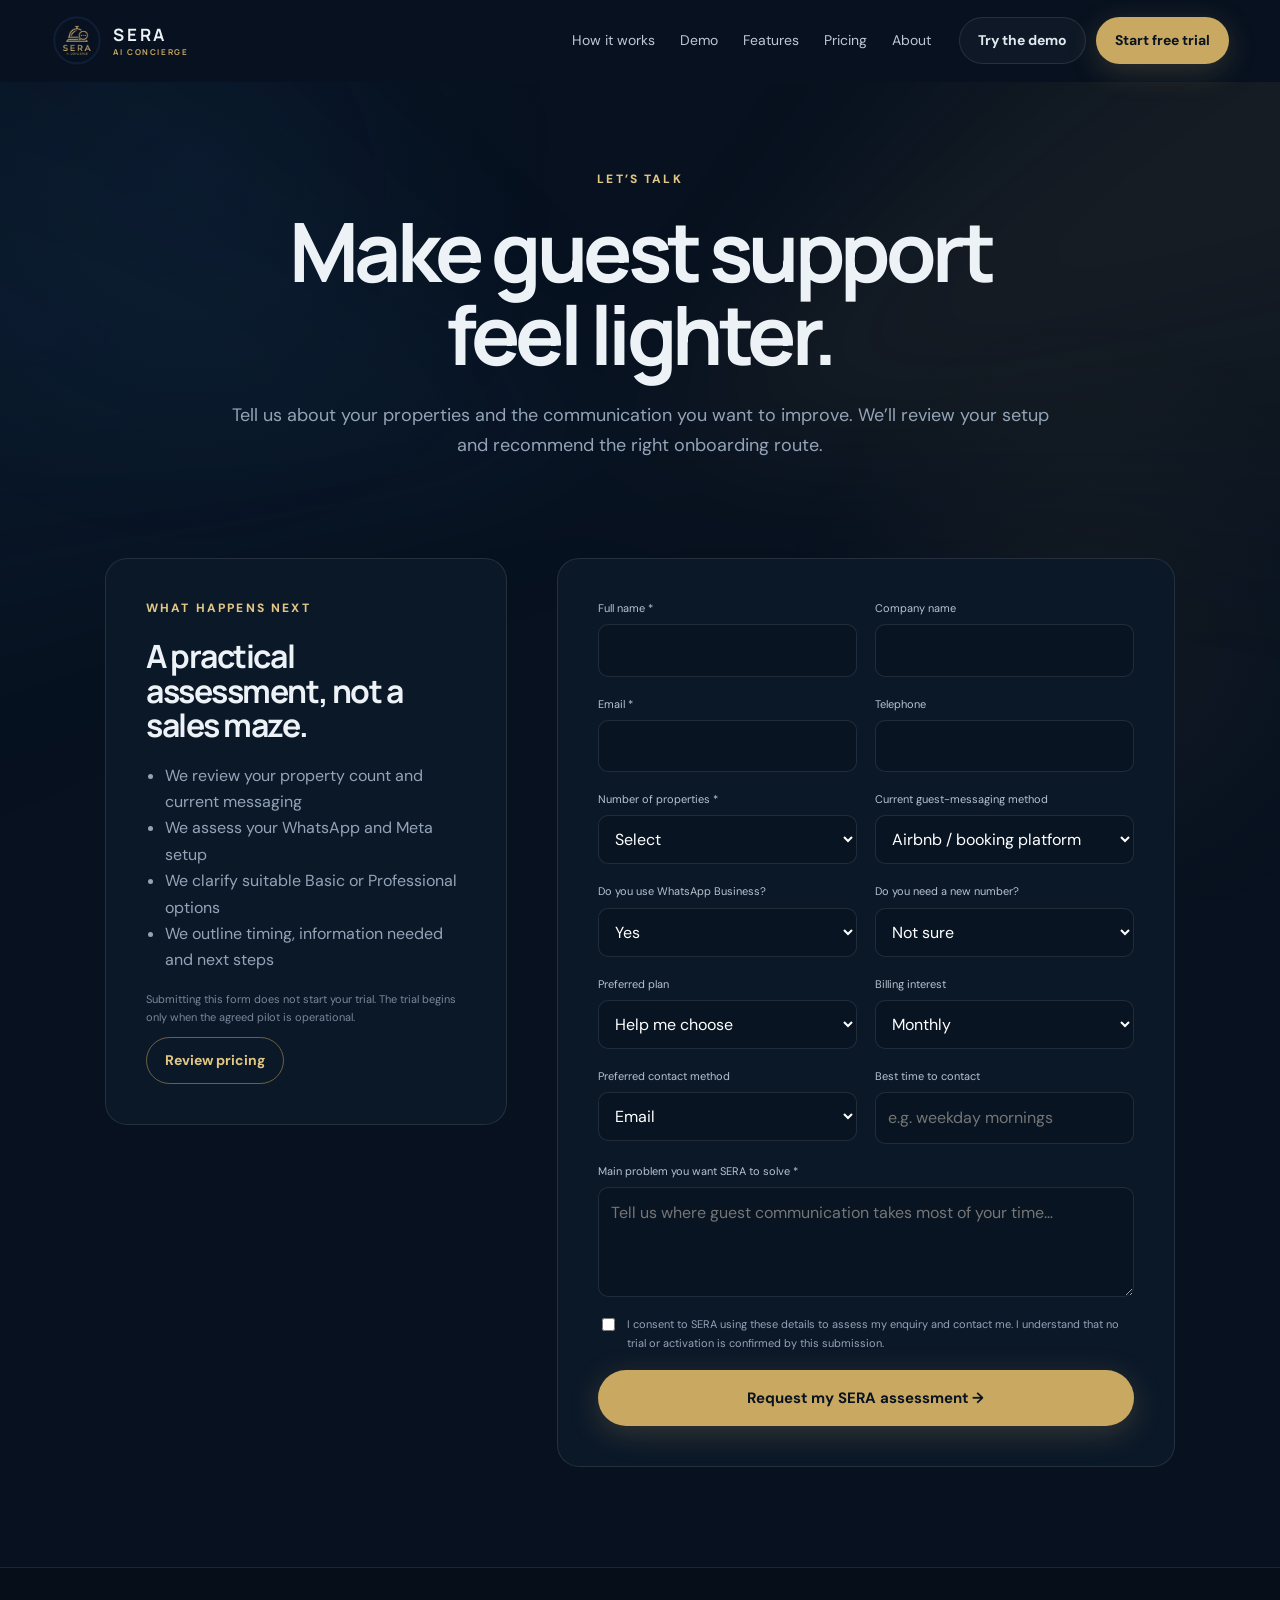
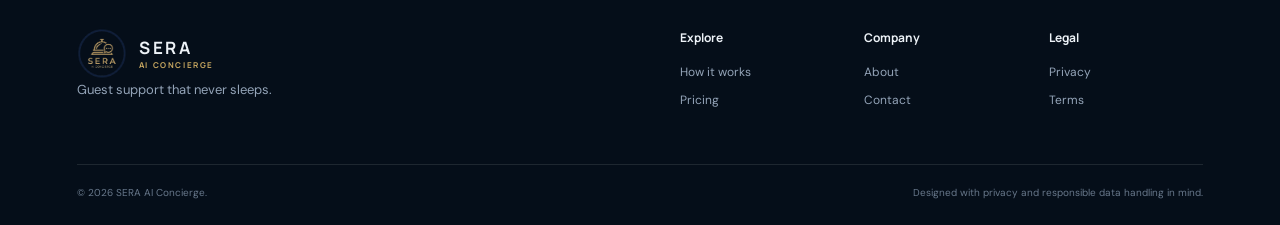
<file: contact.html>
<!doctype html><html lang="en"><head><meta charset="utf-8"><meta name="viewport" content="width=device-width,initial-scale=1"><title>Contact SERA | Start Your 30-Day Trial</title><meta name="description" content="Request a SERA AI Concierge assessment, free trial or demonstration."><link rel="icon" href="sera-logo.png"><link rel="preconnect" href="https://fonts.googleapis.com"><link rel="preconnect" href="https://fonts.gstatic.com" crossorigin><link href="https://fonts.googleapis.com/css2?family=DM+Sans:wght@400;500;600;700&family=Manrope:wght@500;600;700;800&display=swap" rel="stylesheet"><link rel="stylesheet" href="styles.css"></head><body class="inner-page"><a class="skip-link" href="#main">Skip to content</a>
<header class="site-header scrolled"><a class="brand" href="index.html"><img src="sera-logo.png" alt="SERA AI Concierge logo"><span>SERA <small>AI CONCIERGE</small></span></a><button class="menu-toggle" aria-expanded="false" aria-controls="site-nav"><span></span><span></span><span></span><b class="sr-only">Menu</b></button><nav id="site-nav"><a href="index.html#how">How it works</a><a href="index.html#demo">Demo</a><a href="index.html#features">Features</a><a href="index.html#pricing">Pricing</a><a href="index.html#about">About</a></nav><div class="header-actions"><a class="btn btn-ghost" href="index.html#demo">Try the demo</a><a class="btn btn-gold" href="contact.html?intent=trial">Start free trial</a></div></header>
<main id="main"><section class="page-hero reveal"><span class="kicker">LET’S TALK</span><h1>Make guest support feel lighter.</h1><p>Tell us about your properties and the communication you want to improve. We’ll review your setup and recommend the right onboarding route.</p></section>
<div class="contact-layout"><aside class="contact-promise reveal"><span class="kicker">WHAT HAPPENS NEXT</span><h2 style="font-size:2rem">A practical assessment, not a sales maze.</h2><ul><li>We review your property count and current messaging</li><li>We assess your WhatsApp and Meta setup</li><li>We clarify suitable Basic or Professional options</li><li>We outline timing, information needed and next steps</li></ul><p class="fineprint">Submitting this form does not start your trial. The trial begins only when the agreed pilot is operational.</p><a class="btn btn-outline" href="index.html#pricing">Review pricing</a></aside>
<form class="contact-form reveal" id="contact-form" novalidate><input class="sr-only" id="website" name="website" tabindex="-1" autocomplete="off"><input type="hidden" id="intent" name="intent" value="contact">
<div class="field"><label for="full-name">Full name *</label><input id="full-name" name="name" required autocomplete="name"></div><div class="field"><label for="company">Company name</label><input id="company" name="company" autocomplete="organization"></div>
<div class="field"><label for="email">Email *</label><input id="email" type="email" name="email" required autocomplete="email"></div><div class="field"><label for="phone">Telephone</label><input id="phone" type="tel" name="phone" autocomplete="tel"></div>
<div class="field"><label for="properties">Number of properties *</label><select id="properties" name="properties" required><option value="">Select</option><option>1</option><option>2–3</option><option>4–10</option><option>11–19</option><option>20+</option></select></div><div class="field"><label for="messaging">Current guest-messaging method</label><select id="messaging" name="messaging"><option>Airbnb / booking platform</option><option>WhatsApp</option><option>Email</option><option>Multiple channels</option><option>Other</option></select></div>
<div class="field"><label for="wa-business">Do you use WhatsApp Business?</label><select id="wa-business" name="whatsapp_business"><option>Yes</option><option>No</option><option>Not sure</option></select></div><div class="field"><label for="new-number">Do you need a new number?</label><select id="new-number" name="new_number"><option>Not sure</option><option>Yes</option><option>No</option></select></div>
<div class="field"><label for="preferred-plan">Preferred plan</label><select id="preferred-plan" name="plan"><option value="">Help me choose</option><option value="basic">SERA Basic — €79/property</option><option value="professional">SERA Professional — €97/property</option><option value="custom">Custom portfolio</option></select></div><div class="field"><label for="billing">Billing interest</label><select id="billing" name="billing"><option>Monthly</option><option>Annual — save an additional 10%</option><option>Not sure</option></select></div>
<div class="field"><label for="contact-method">Preferred contact method</label><select id="contact-method" name="contact_method"><option>Email</option><option>Telephone</option><option>WhatsApp</option></select></div><div class="field"><label for="best-time">Best time to contact</label><input id="best-time" name="best_time" placeholder="e.g. weekday mornings"></div>
<div class="field full"><label for="problem">Main problem you want SERA to solve *</label><textarea id="problem" name="problem" required placeholder="Tell us where guest communication takes most of your time…"></textarea></div>
<label class="check-field"><input type="checkbox" required> <span>I consent to SERA using these details to assess my enquiry and contact me. I understand that no trial or activation is confirmed by this submission.</span></label><div class="field full"><button class="btn btn-gold btn-large" type="submit">Request my SERA assessment →</button></div>
<div class="form-error" role="alert"><h3>We couldn’t send your request.</h3><p>Please check your connection and try again. If the problem continues, contact SERA directly.</p></div><div class="form-success" role="status"><h3>Assessment request received.</h3><p>Thank you. Your SERA assessment request has been received. We will review your property setup and contact you regarding the most suitable onboarding route.</p></div></form></div></main>
<footer><div class="footer-main"><div><a class="brand" href="index.html"><img src="sera-logo.png" alt=""><span>SERA <small>AI CONCIERGE</small></span></a><p>Guest support that never sleeps.</p></div><div class="footer-links"><div><strong>Explore</strong><a href="index.html#how">How it works</a><a href="index.html#pricing">Pricing</a></div><div><strong>Company</strong><a href="index.html#about">About</a><a href="contact.html">Contact</a></div><div><strong>Legal</strong><a href="legal.html#privacy">Privacy</a><a href="legal.html#terms">Terms</a></div></div></div><div class="footer-bottom"><span>© 2026 SERA AI Concierge.</span><span>Designed with privacy and responsible data handling in mind.</span></div></footer><script src="config.js"></script><script src="app.js"></script></body></html>
</file>
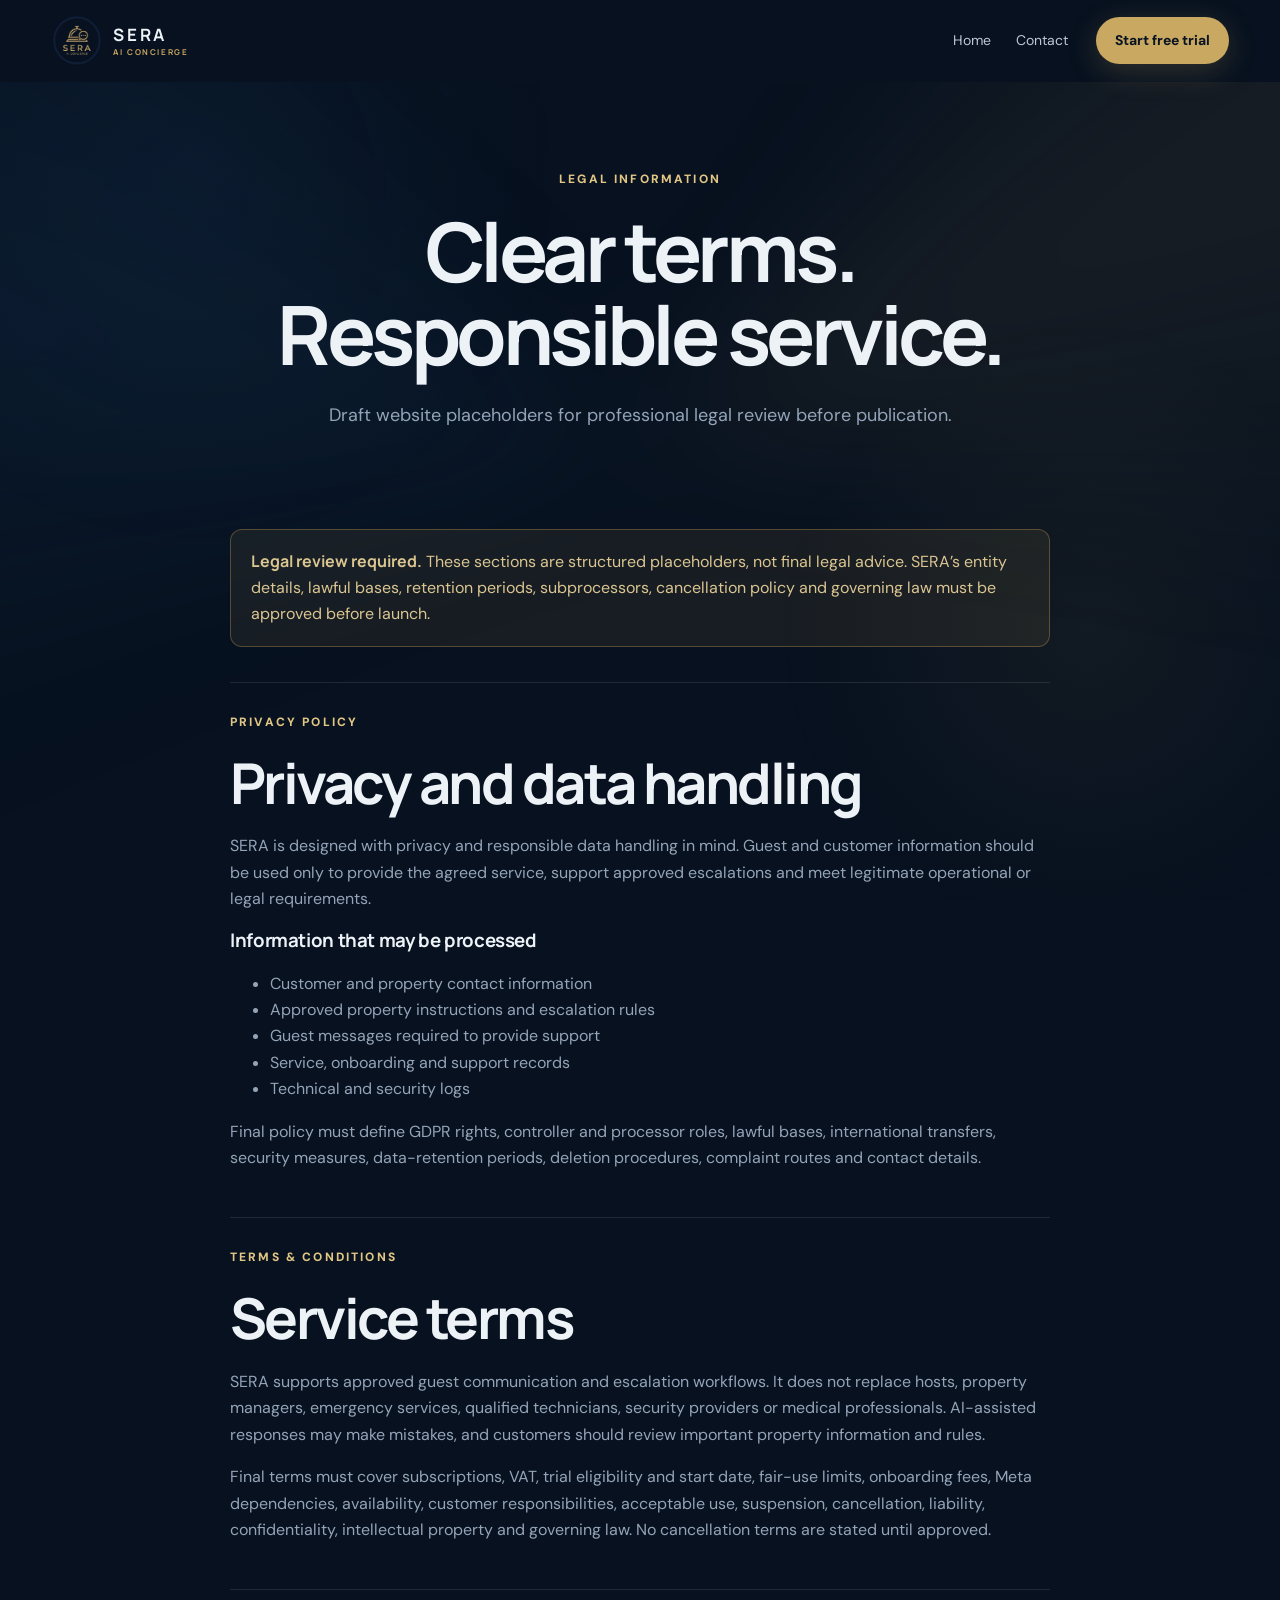
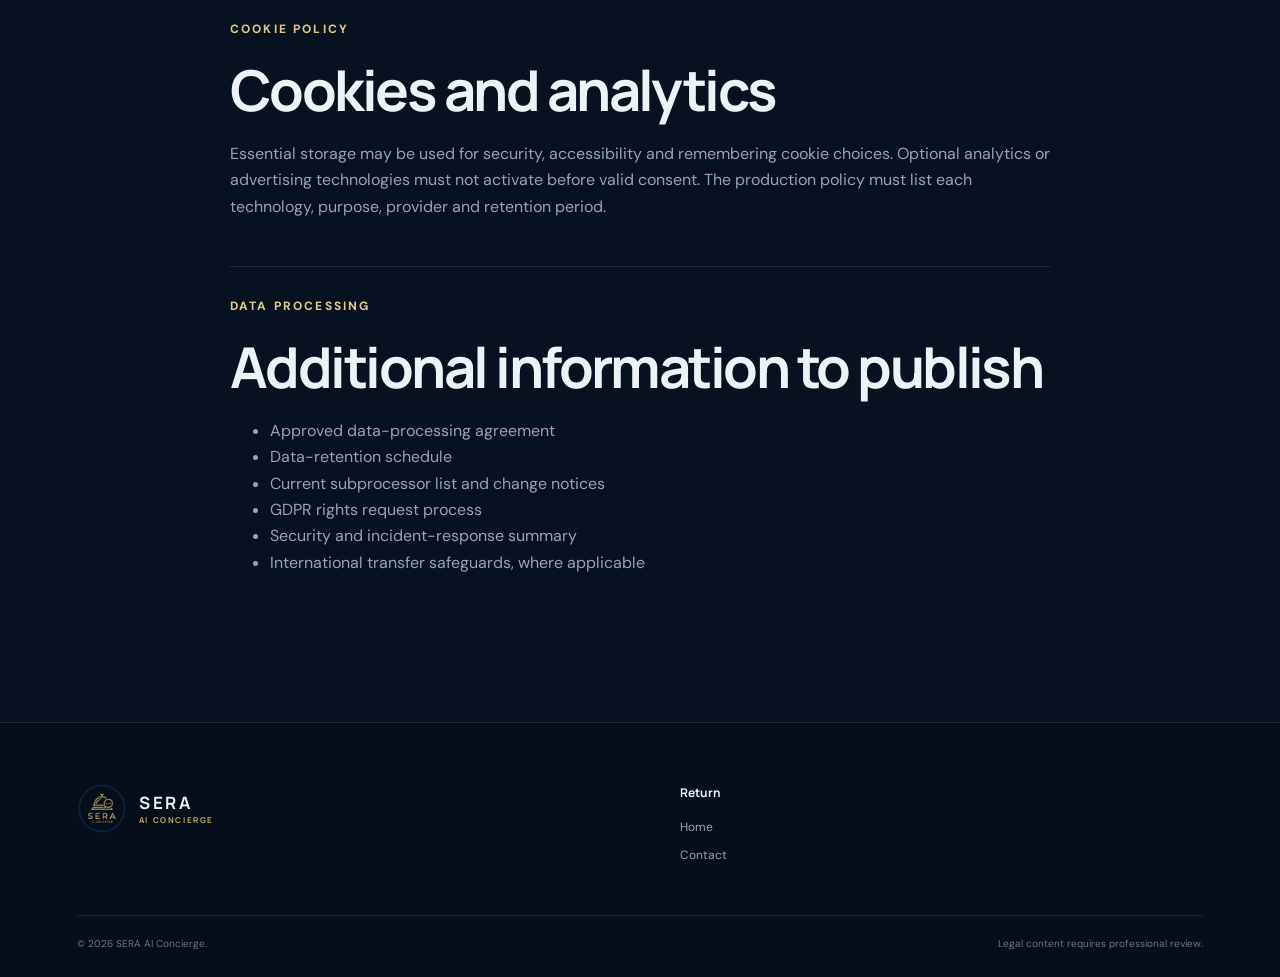
<file: legal.html>
<!doctype html><html lang="en"><head><meta charset="utf-8"><meta name="viewport" content="width=device-width,initial-scale=1"><title>Legal Information | SERA AI Concierge</title><meta name="robots" content="noindex"><link rel="icon" href="sera-logo.png"><link rel="preconnect" href="https://fonts.googleapis.com"><link rel="preconnect" href="https://fonts.gstatic.com" crossorigin><link href="https://fonts.googleapis.com/css2?family=DM+Sans:wght@400;500;600;700&family=Manrope:wght@500;600;700;800&display=swap" rel="stylesheet"><link rel="stylesheet" href="styles.css"></head><body class="inner-page"><header class="site-header scrolled"><a class="brand" href="index.html"><img src="sera-logo.png" alt="SERA logo"><span>SERA <small>AI CONCIERGE</small></span></a><nav id="site-nav"><a href="index.html">Home</a><a href="contact.html">Contact</a></nav><div class="header-actions"><a class="btn btn-gold" href="contact.html?intent=trial">Start free trial</a></div></header>
<main><section class="page-hero"><span class="kicker">LEGAL INFORMATION</span><h1>Clear terms. Responsible service.</h1><p>Draft website placeholders for professional legal review before publication.</p></section><div class="legal-wrap"><div class="legal-alert"><strong>Legal review required.</strong> These sections are structured placeholders, not final legal advice. SERA’s entity details, lawful bases, retention periods, subprocessors, cancellation policy and governing law must be approved before launch.</div>
<section class="legal-section" id="privacy"><span class="kicker">PRIVACY POLICY</span><h2>Privacy and data handling</h2><p>SERA is designed with privacy and responsible data handling in mind. Guest and customer information should be used only to provide the agreed service, support approved escalations and meet legitimate operational or legal requirements.</p><h3>Information that may be processed</h3><ul><li>Customer and property contact information</li><li>Approved property instructions and escalation rules</li><li>Guest messages required to provide support</li><li>Service, onboarding and support records</li><li>Technical and security logs</li></ul><p>Final policy must define GDPR rights, controller and processor roles, lawful bases, international transfers, security measures, data-retention periods, deletion procedures, complaint routes and contact details.</p></section>
<section class="legal-section" id="terms"><span class="kicker">TERMS & CONDITIONS</span><h2>Service terms</h2><p>SERA supports approved guest communication and escalation workflows. It does not replace hosts, property managers, emergency services, qualified technicians, security providers or medical professionals. AI-assisted responses may make mistakes, and customers should review important property information and rules.</p><p>Final terms must cover subscriptions, VAT, trial eligibility and start date, fair-use limits, onboarding fees, Meta dependencies, availability, customer responsibilities, acceptable use, suspension, cancellation, liability, confidentiality, intellectual property and governing law. No cancellation terms are stated until approved.</p></section>
<section class="legal-section" id="cookies"><span class="kicker">COOKIE POLICY</span><h2>Cookies and analytics</h2><p>Essential storage may be used for security, accessibility and remembering cookie choices. Optional analytics or advertising technologies must not activate before valid consent. The production policy must list each technology, purpose, provider and retention period.</p></section>
<section class="legal-section" id="data-processing"><span class="kicker">DATA PROCESSING</span><h2>Additional information to publish</h2><ul><li>Approved data-processing agreement</li><li>Data-retention schedule</li><li>Current subprocessor list and change notices</li><li>GDPR rights request process</li><li>Security and incident-response summary</li><li>International transfer safeguards, where applicable</li></ul></section></div></main>
<footer><div class="footer-main"><div><a class="brand" href="index.html"><img src="sera-logo.png" alt=""><span>SERA <small>AI CONCIERGE</small></span></a></div><div class="footer-links"><div><strong>Return</strong><a href="index.html">Home</a><a href="contact.html">Contact</a></div></div></div><div class="footer-bottom"><span>© 2026 SERA AI Concierge.</span><span>Legal content requires professional review.</span></div></footer><script src="app.js"></script></body></html>
</file>
<file: styles.css>
:root{--navy:#07111f;--navy2:#0b1829;--panel:#0e1d30;--panel2:#12243a;--gold:#c9a861;--gold2:#e1c684;--cream:#f5f0e6;--text:#edf2f7;--muted:#94a4b8;--green:#5fc99a;--amber:#e7b458;--red:#ef7777;--line:rgba(255,255,255,.10);--radius:22px;--shadow:0 22px 70px rgba(0,0,0,.35)}*{box-sizing:border-box}html{scroll-behavior:smooth;scroll-padding-top:90px}body{margin:0;background:var(--navy);color:var(--text);font:16px/1.65 'DM Sans',sans-serif;overflow-x:hidden}body::before{content:"";position:fixed;inset:0;pointer-events:none;background:radial-gradient(circle at 15% 20%,rgba(31,74,117,.12),transparent 28%),radial-gradient(circle at 85% 70%,rgba(201,168,97,.06),transparent 25%);z-index:-1}h1,h2,h3,strong{font-family:Manrope,sans-serif}h1,h2,h3,p{margin-top:0}h1{font-size:clamp(3rem,6.4vw,6.3rem);line-height:1.02;letter-spacing:-.055em;margin-bottom:24px}h1 em{font-style:normal;color:var(--gold2)}h2{font-size:clamp(2.25rem,4.4vw,4.5rem);line-height:1.08;letter-spacing:-.045em;margin-bottom:20px}h3{line-height:1.25;letter-spacing:-.02em}a{color:inherit;text-decoration:none}button,input,select,textarea{font:inherit}.sr-only{position:absolute;width:1px;height:1px;padding:0;margin:-1px;overflow:hidden;clip:rect(0,0,0,0);white-space:nowrap;border:0}.skip-link{position:fixed;top:-100px;left:16px;background:var(--gold);color:#07111f;padding:12px 18px;z-index:1000}.skip-link:focus{top:16px}.site-header{position:fixed;top:0;left:0;right:0;height:82px;padding:0 clamp(20px,4vw,70px);display:flex;align-items:center;gap:28px;z-index:100;background:linear-gradient(to bottom,rgba(6,15,27,.95),rgba(6,15,27,.72));border-bottom:1px solid transparent;backdrop-filter:blur(14px);transition:.3s}.site-header.scrolled{height:72px;border-color:var(--line);background:rgba(6,15,27,.95)}.brand{display:flex;align-items:center;gap:11px;font:700 17px/1 Manrope;letter-spacing:.16em;white-space:nowrap}.brand img{width:51px;height:51px;object-fit:contain}.brand span{display:flex;flex-direction:column;gap:5px}.brand small{font-size:8px;color:var(--gold);letter-spacing:.2em}.site-header nav{display:flex;gap:25px;margin-left:auto}.site-header nav a{font-size:14px;color:#bdc8d6;transition:.2s}.site-header nav a:hover{color:#fff}.header-actions{display:flex;gap:10px}.btn{display:inline-flex;align-items:center;justify-content:center;border:1px solid transparent;border-radius:999px;padding:11px 18px;font-weight:700;font-size:14px;cursor:pointer;transition:transform .2s,background .2s,border .2s}.btn:hover{transform:translateY(-2px)}.btn-gold{background:var(--gold);color:#091321;box-shadow:0 7px 30px rgba(201,168,97,.22)}.btn-gold:hover{background:var(--gold2)}.btn-ghost{border-color:var(--line);color:#e2e8ef;background:rgba(255,255,255,.03)}.btn-glass{border-color:rgba(255,255,255,.22);background:rgba(10,20,32,.45);backdrop-filter:blur(10px)}.btn-outline{border-color:rgba(201,168,97,.5);color:var(--gold2)}.btn-large{padding:15px 23px;font-size:15px}.menu-toggle{display:none;background:none;border:0;width:42px;padding:8px}.menu-toggle span{height:2px;background:white;display:block;margin:6px}.hero{position:relative;min-height:920px;height:100svh;display:flex;align-items:center;padding:110px clamp(24px,7vw,120px) 80px;isolation:isolate}.hero-image,.hero-shade{position:absolute;inset:0;z-index:-2}.hero-image{background:url('assets/mediterranean-villa.png') center/cover no-repeat}.hero-shade{z-index:-1;background:linear-gradient(90deg,rgba(4,11,21,.98) 0%,rgba(4,11,21,.82) 42%,rgba(4,11,21,.16) 76%,rgba(4,11,21,.45)),linear-gradient(0deg,var(--navy),transparent 22%)}.hero-content{max-width:880px}.hero-content>p{max-width:690px;font-size:19px;color:#c5ced9}.eyebrow,.kicker{font-size:12px;letter-spacing:.18em;font-weight:800;color:var(--gold2)}.eyebrow{display:inline-flex;align-items:center;gap:10px;padding:7px 12px;border:1px solid rgba(201,168,97,.22);border-radius:999px;background:rgba(5,13,23,.45);margin-bottom:28px}.eyebrow i{width:7px;height:7px;background:var(--green);border-radius:50%;box-shadow:0 0 0 5px rgba(95,201,154,.1);animation:pulse 2s infinite}.button-row{display:flex;gap:12px;flex-wrap:wrap;margin-top:34px}.trust-row{display:flex;flex-wrap:wrap;gap:10px 25px;margin-top:34px;color:#aeb9c7;font-size:13px}.trust-row span::first-letter{color:var(--green)}.hero-chat{position:absolute;right:6vw;bottom:13%;width:min(370px,30vw);background:#e9e5dc;color:#172333;border:7px solid rgba(12,25,40,.9);border-radius:26px;box-shadow:var(--shadow);overflow:hidden;transform:rotate(1.5deg)}.chat-head,.phone-head{display:flex;align-items:center;gap:10px;background:#0f6e5a;color:white;padding:13px 15px}.chat-head>div,.phone-head>div{display:flex;flex-direction:column;line-height:1.25}.chat-head small,.phone-head small{font-size:10px;opacity:.8}.chat-head>i,.online-dot{width:8px;height:8px;border-radius:50%;background:#76e5b3;margin-left:auto}.chat-avatar{display:grid;place-items:center;width:34px;height:34px;border-radius:50%;background:var(--gold);color:#0b1725;font-weight:800}.mini-chat-body{padding:20px 15px 24px;background:#e7e3da;min-height:240px}.bubble{padding:10px 12px;border-radius:11px;max-width:83%;font-size:13px;line-height:1.45;box-shadow:0 2px 6px rgba(0,0,0,.09);margin-bottom:12px}.bubble time{display:block;text-align:right;font-size:9px;color:#73808b;margin-top:4px}.bubble.guest{background:white;margin-left:auto}.bubble.sera{background:#d7f5e6}.typing{display:flex;gap:4px;width:max-content;background:#d7f5e6;border-radius:12px;padding:11px 14px}.typing i{width:6px;height:6px;background:#778b83;border-radius:50%;animation:typing 1s infinite}.typing i:nth-child(2){animation-delay:.15s}.typing i:nth-child(3){animation-delay:.3s}.scroll-cue{position:absolute;left:50%;bottom:24px;transform:translateX(-50%);font-size:11px;text-transform:uppercase;letter-spacing:.18em;color:#9daab9}.proof-strip{display:grid;grid-template-columns:repeat(4,1fr);max-width:1200px;margin:-1px auto 0;border:1px solid var(--line);border-radius:0 0 22px 22px;background:#0b1727}.proof-strip div{padding:27px 38px;border-right:1px solid var(--line);display:flex;flex-direction:column}.proof-strip div:last-child{border:0}.proof-strip strong{font-size:24px;color:var(--gold2)}.proof-strip span{font-size:12px;color:var(--muted)}.section{max-width:1280px;margin:auto;padding:130px 40px}.section-heading{max-width:760px;margin-bottom:60px}.section-heading.centered{text-align:center;margin-left:auto;margin-right:auto}.section-heading p{font-size:18px;color:var(--muted)}.kicker{display:block;margin-bottom:20px}.before-after{display:grid;grid-template-columns:1fr 1fr;gap:18px;position:relative}.state-card{height:590px;position:relative;border-radius:var(--radius);overflow:hidden;border:1px solid var(--line);background:#101d2d}.state-image{height:100%;background:url('assets/mediterranean-villa.png') center/cover}.without .state-image{filter:grayscale(.75) brightness(.42);transform:scale(1.06)}.with .state-image{filter:brightness(.68) saturate(1.08)}.state-card::after{content:"";position:absolute;inset:35% 0 0;background:linear-gradient(transparent,rgba(4,10,18,.97))}.state-label{position:absolute;top:22px;left:22px;border:1px solid rgba(255,255,255,.25);border-radius:999px;padding:7px 12px;font-size:10px;letter-spacing:.15em;background:rgba(0,0,0,.4)}.state-copy{position:absolute;left:32px;right:32px;bottom:25px;z-index:2}.state-copy h3{font-size:26px;margin-bottom:9px}.state-copy p{color:#aeb9c7;margin:0}.message-storm{position:absolute;top:100px;left:8%;right:8%;display:flex;flex-direction:column;align-items:flex-end;gap:12px}.message-storm b{font:600 12px DM Sans;background:#fff;color:#172333;padding:9px 13px;border-radius:12px;box-shadow:0 7px 20px rgba(0,0,0,.35)}.message-storm b:nth-child(2n){align-self:flex-start}.handled-chip{position:absolute;right:22px;top:100px;background:rgba(16,81,65,.9);color:#bdf4da;padding:9px 13px;border-radius:999px;font-size:12px}.versus{position:absolute;left:50%;top:45%;z-index:3;transform:translate(-50%,-50%);display:grid;place-items:center;width:51px;height:51px;border-radius:50%;background:var(--gold);color:#0b1725;font-weight:800}.demo-section{max-width:1380px}.demo-shell{display:grid;grid-template-columns:300px minmax(0,700px);justify-content:center;min-height:680px}.demo-info{background:#0c1c2e;padding:40px;border:1px solid var(--line);border-radius:25px 0 0 25px}.demo-badge{display:inline-block;color:var(--green);font-size:10px;letter-spacing:.15em;border:1px solid rgba(95,201,154,.3);padding:6px 10px;border-radius:999px}.demo-info h3{font-size:25px;margin:28px 0 2px}.demo-info>p{color:var(--muted)}.demo-info dl{margin:38px 0;border-top:1px solid var(--line)}.demo-info dl div{display:flex;justify-content:space-between;padding:13px 0;border-bottom:1px solid var(--line);font-size:13px}.demo-info dt{color:var(--muted)}.status-green{color:var(--green)}.privacy-note{font-size:12px}.text-btn{border:0;background:none;color:var(--gold2);padding:0;cursor:pointer}.demo-phone{display:grid;grid-template-rows:auto 1fr auto auto;background:#dedbd4;color:#13202c;border-radius:0 25px 25px 0;overflow:hidden;border:1px solid var(--line)}.phone-head{padding:18px 22px}.phone-head button{margin-left:auto;background:none;border:0;color:white}.phone-head small{display:flex;gap:5px;align-items:center}.phone-head small i{width:6px;height:6px;background:#75e5b0;border-radius:50%}.chat-area{padding:25px;overflow:auto;max-height:480px;background:linear-gradient(rgba(228,225,217,.95),rgba(228,225,217,.95)),radial-gradient(#b6b3ad 1px,transparent 1px);background-size:auto,18px 18px}.day-pill{width:max-content;margin:0 auto 20px;padding:4px 10px;background:#d2e3e9;border-radius:7px;font-size:10px}.chat-area .bubble{font-size:14px}.chat-area .bubble.urgent{background:#ffe0dc;border-left:4px solid #d95050}.chat-area .bubble.system{background:#fff2ce;border-left:4px solid #d69b2d}.demo-typing{display:flex;gap:4px;width:max-content;background:#d7f5e6;padding:12px 15px;border-radius:12px}.demo-typing i{width:6px;height:6px;border-radius:50%;background:#789187;animation:typing 1s infinite}.quick-replies{display:flex;gap:7px;overflow-x:auto;padding:13px 16px;background:#f4f1eb;border-top:1px solid #d1cec7}.quick-replies button{white-space:nowrap;border:1px solid #b99b5e;background:white;border-radius:999px;padding:7px 11px;color:#58606a;font-size:11px;cursor:pointer}.quick-replies button:hover{background:#f7edda}.quick-replies .urgent-quick{border-color:#d87575;color:#a33939}.demo-input{display:flex;padding:12px;background:#f6f4ef;gap:9px}.demo-input input{flex:1;min-width:0;border:1px solid #d8d4cb;border-radius:999px;padding:11px 16px;outline:none}.demo-input input:focus{border-color:#9e7b38;box-shadow:0 0 0 3px rgba(201,168,97,.15)}.demo-input button{width:43px;border:0;border-radius:50%;background:#0d8063;color:white;font-size:20px;cursor:pointer}.demo-disclaimer{text-align:center;color:var(--muted);font-size:12px;margin:18px}.center{text-align:center}.process-grid{display:grid;grid-template-columns:repeat(4,1fr);gap:1px;padding:0;list-style:none;border:1px solid var(--line);border-radius:var(--radius);overflow:hidden;background:var(--line)}.process-grid li{background:#0b1828;padding:36px;min-height:330px}.process-grid li>span{font-size:11px;color:var(--gold);letter-spacing:.15em}.process-grid li>b{display:grid;place-items:center;width:56px;height:56px;margin:38px 0 24px;border-radius:18px;background:rgba(201,168,97,.1);color:var(--gold2);font-size:24px}.process-grid p{color:var(--muted);font-size:14px}.agent-panel{display:grid;grid-template-columns:1.35fr .65fr;gap:60px;padding:70px;border-radius:30px;background:linear-gradient(135deg,#102540,#0b1728);border:1px solid rgba(201,168,97,.16)}.agent-copy p{color:var(--muted);font-size:17px}.check-list{list-style:none;padding:0;columns:2;column-gap:24px}.check-list li{break-inside:avoid;margin-bottom:12px;padding-left:24px;position:relative;color:#c9d2dd;font-size:14px}.check-list li::before{content:'✓';position:absolute;left:0;color:var(--green)}.agent-guardrails{align-self:center;background:rgba(5,13,23,.68);padding:35px;border-radius:22px;border:1px solid var(--line)}.shield{display:grid;place-items:center;width:50px;height:50px;border-radius:16px;background:rgba(201,168,97,.12);color:var(--gold)}.agent-guardrails p{color:var(--muted);font-size:13px}.agent-guardrails blockquote{margin:20px 0 0;padding:16px;border-left:2px solid var(--gold);background:rgba(201,168,97,.06);font-size:13px;color:#e4d6b5}.features-grid{display:grid;grid-template-columns:repeat(4,1fr);gap:12px;margin-top:18px}.features-grid article{padding:28px;border-radius:18px;background:#0c192a;border:1px solid var(--line);transition:.25s}.features-grid article:hover{transform:translateY(-5px);border-color:rgba(201,168,97,.35)}.features-grid article>span{color:var(--gold);font-size:23px}.features-grid h3{margin:20px 0 7px;font-size:17px}.features-grid h3 small{font:600 8px DM Sans;color:var(--green);background:rgba(95,201,154,.1);padding:4px 6px;border-radius:6px}.features-grid p{font-size:13px;color:var(--muted);margin:0}.levels{max-width:920px;margin:auto}.level{display:grid;grid-template-columns:65px 1fr auto;align-items:center;gap:20px;padding:22px 25px;border:1px solid var(--line);border-bottom:0;background:#0b1828}.level:first-child{border-radius:18px 18px 0 0}.level:last-child{border-bottom:1px solid var(--line);border-radius:0 0 18px 18px}.level>span{font:700 21px Manrope;color:#647388}.level h3{margin:3px 0;font-size:18px}.level p{margin:0;color:var(--muted);font-size:12px}.level small{font-size:9px;letter-spacing:.15em}.level>b{font:700 10px DM Sans;padding:7px 10px;border-radius:999px}.info b{background:rgba(95,201,154,.12);color:var(--green)}.service b{background:rgba(231,180,88,.12);color:var(--amber)}.maintenance b{background:rgba(223,136,85,.12);color:#df8855}.urgent b{background:rgba(239,119,119,.12);color:var(--red)}.urgent{border-left:3px solid var(--red)}.flow-line{display:flex;align-items:center;justify-content:center;gap:14px;flex-wrap:wrap;margin:55px auto 25px}.flow-line span{background:#102037;border:1px solid var(--line);border-radius:999px;padding:8px 13px;font-size:11px}.flow-line i{color:var(--gold)}.control-note{text-align:center;color:var(--muted);font-size:13px}.comparison-grid{display:grid;grid-template-columns:1fr 1fr;gap:18px;max-width:950px;margin:auto}.comparison-grid article{padding:48px;border:1px solid var(--line);border-radius:24px;background:#0b1828}.comparison-grid .pro-card{border-color:rgba(201,168,97,.45);background:linear-gradient(145deg,#142945,#0b1828)}.plan-label{font-size:10px;letter-spacing:.2em;color:var(--gold)}.comparison-grid h3{font-size:28px;margin:22px 0 8px}.comparison-grid p{color:var(--muted)}.comparison-grid .check-list{columns:1}.billing-toggle{display:flex;width:max-content;margin:-20px auto 40px;background:#0b1828;border:1px solid var(--line);padding:5px;border-radius:999px}.billing-toggle button{border:0;background:none;color:var(--muted);border-radius:999px;padding:10px 17px;cursor:pointer}.billing-toggle button.active{background:#1b304b;color:white}.billing-toggle span{color:var(--green);font-size:10px}.pricing-grid{display:grid;grid-template-columns:repeat(4,1fr);gap:12px}.price-card{position:relative;padding:28px 24px;border:1px solid var(--line);border-radius:20px;background:#0b1828;display:flex;flex-direction:column}.price-card.popular{border-color:var(--gold);background:linear-gradient(180deg,#152b47,#0b1828)}.popular-tag{position:absolute;top:-14px;left:50%;transform:translateX(-50%);padding:6px 12px;background:var(--gold);color:#081321;border-radius:999px;font-size:9px;font-weight:800;letter-spacing:.12em}.price-card .tier{font-size:9px;letter-spacing:.15em;color:var(--gold)}.price-card h3{margin:10px 0 5px;font-size:21px}.price-card>p{min-height:45px;color:var(--muted);font-size:12px}.price{margin:18px 0 4px}.price strong{font-size:35px}.price small{color:var(--muted)}.price-sub{font-size:10px;color:var(--muted);min-height:33px}.price-card ul{list-style:none;padding:20px 0;margin:16px 0;border-top:1px solid var(--line);flex:1}.price-card li{font-size:12px;color:#c3cdd8;padding:5px 0}.price-card li::before{content:'✓';color:var(--green);margin-right:8px}.pricing-notes,.setup-card{display:flex;justify-content:space-between;align-items:center;gap:20px;margin-top:18px;padding:24px 28px;border:1px solid var(--line);border-radius:18px;background:#0a1727}.pricing-notes div{display:flex;flex-direction:column}.pricing-notes span{color:var(--muted);font-size:12px}.pricing-notes a{color:var(--gold2);font-size:13px}.setup-card{border-style:dashed}.setup-card>span{font-size:9px;color:var(--gold);letter-spacing:.16em}.setup-card div{max-width:650px}.setup-card h3{margin:0 0 6px}.setup-card p{margin:0;color:var(--muted);font-size:12px}.setup-card>strong{font-size:13px}.onboarding-grid{display:grid;grid-template-columns:1fr .75fr;gap:90px;align-items:center}.route-cards{display:grid;grid-template-columns:1fr 1fr;gap:10px;margin-top:30px}.route-cards article{padding:20px;border:1px solid var(--line);border-radius:15px;background:#0b1828}.route-cards small{color:var(--gold);font-size:9px}.route-cards h3{font-size:15px;margin:9px 0}.route-cards strong{font-size:13px;color:var(--green)}.fineprint{font-size:11px!important;color:#77889b!important}.status-timeline{padding:40px;border-radius:22px;background:#0b1828;border:1px solid var(--line)}.status-timeline ol{list-style:none;padding:0;margin:25px 0 0}.status-timeline li{position:relative;padding:0 0 23px 33px;color:#78899b;font-size:13px}.status-timeline li::before{content:'';position:absolute;left:0;top:3px;width:11px;height:11px;border:2px solid #526276;border-radius:50%;background:#0b1828;z-index:1}.status-timeline li::after{content:'';position:absolute;left:6px;top:14px;width:1px;height:29px;background:#344357}.status-timeline li:last-child::after{display:none}.status-timeline .done,.status-timeline .active{color:#dce4ed}.status-timeline .done::before{background:var(--green);border-color:var(--green)}.status-timeline .active::before{border-color:var(--gold);box-shadow:0 0 0 5px rgba(201,168,97,.12)}.benefit-columns{display:grid;grid-template-columns:1fr 1fr;gap:12px}.benefit-columns article{padding:48px;border:1px solid var(--line);border-radius:24px;background:#0b1828}.benefit-columns article>span{font-size:10px;letter-spacing:.16em;color:var(--gold)}.benefit-columns h3{font-size:27px}.benefit-columns ul{padding-left:20px;color:var(--muted)}.benefit-columns li{margin:9px 0}.centered-text{text-align:center;margin-top:20px}.trial-section{padding:120px 40px;background:linear-gradient(rgba(6,16,28,.87),rgba(6,16,28,.92)),url('assets/mediterranean-villa.png') center/cover fixed;border-block:1px solid var(--line)}.trial-inner{max-width:950px;margin:auto;text-align:center}.trial-inner>p{max-width:700px;margin:0 auto 30px;color:#b6c1ce}.trial-points{display:flex;justify-content:center;gap:12px;flex-wrap:wrap;margin-bottom:35px}.trial-points span{padding:8px 12px;border:1px solid var(--line);border-radius:999px;font-size:12px}.trial-inner>small{display:block;max-width:700px;margin:22px auto 0;color:#8191a3}.about-grid{display:grid;grid-template-columns:.65fr 1fr;gap:80px;align-items:center}.about-visual{display:grid;place-items:center;aspect-ratio:1;border-radius:50%;background:radial-gradient(circle,rgba(201,168,97,.11),transparent 65%);border:1px solid rgba(201,168,97,.15)}.about-visual img{width:80%;height:80%;object-fit:contain}.faq-list{max-width:900px;margin:auto;border-top:1px solid var(--line)}.faq-list details{border-bottom:1px solid var(--line)}.faq-list summary{list-style:none;padding:22px 5px;font:600 16px Manrope;cursor:pointer;display:flex;justify-content:space-between}.faq-list summary::after{content:'+';color:var(--gold);font-size:22px}.faq-list details[open] summary::after{content:'−'}.faq-list p{color:var(--muted);padding:0 5px 20px;max-width:760px}.final-cta{max-width:1280px;margin:20px auto 100px;padding:65px;display:flex;justify-content:space-between;align-items:center;gap:30px;border-radius:28px;background:linear-gradient(130deg,#172f4e,#0b192b);border:1px solid rgba(201,168,97,.18)}.final-cta h2{font-size:clamp(2rem,4vw,3.7rem);margin:0}.final-cta>div:last-child{display:flex;flex-direction:column;gap:10px}footer{border-top:1px solid var(--line);padding:60px max(40px,6vw) 24px;background:#050e19}.footer-main{display:grid;grid-template-columns:1fr 1fr;gap:80px}.footer-main>div>p{color:var(--muted);max-width:330px;font-size:13px}.footer-links{display:grid;grid-template-columns:repeat(3,1fr);gap:30px}.footer-links div{display:flex;flex-direction:column;gap:8px}.footer-links strong{font-size:12px;margin-bottom:7px}.footer-links a{font-size:12px;color:var(--muted)}.footer-bottom{display:flex;justify-content:space-between;margin-top:50px;padding-top:20px;border-top:1px solid var(--line);font-size:10px;color:#68788b}.cookie-banner{position:fixed;z-index:200;left:24px;right:24px;bottom:22px;display:none;align-items:center;justify-content:space-between;gap:20px;max-width:850px;margin:auto;padding:18px 20px;border:1px solid rgba(201,168,97,.28);border-radius:18px;background:rgba(9,22,37,.97);box-shadow:var(--shadow);backdrop-filter:blur(10px)}.cookie-banner.show{display:flex}.cookie-banner strong{font-size:13px}.cookie-banner p{margin:2px 0 0;color:var(--muted);font-size:11px}.cookie-banner>div:last-child{display:flex;gap:8px}.mobile-cta{display:none}.reveal{opacity:0;transform:translateY(22px);transition:opacity .7s,transform .7s}.reveal.visible{opacity:1;transform:none}
/* Inner pages */.inner-page .site-header{background:#07111f}.page-hero{padding:170px 40px 80px;text-align:center;max-width:900px;margin:auto}.page-hero p{color:var(--muted);font-size:18px}.contact-layout{max-width:1150px;margin:0 auto 100px;padding:0 40px;display:grid;grid-template-columns:.65fr 1fr;gap:50px}.contact-promise{padding:40px;border-radius:22px;background:#0b1828;border:1px solid var(--line);height:max-content}.contact-promise ul{padding-left:19px;color:var(--muted)}.contact-form{display:grid;grid-template-columns:1fr 1fr;gap:18px;padding:40px;border-radius:22px;background:#0b1828;border:1px solid var(--line)}.field{display:flex;flex-direction:column;gap:7px}.field.full{grid-column:1/-1}.field label{font-size:11px;color:#b8c3cf}.field input,.field select,.field textarea{width:100%;border:1px solid var(--line);background:#081422;color:white;border-radius:10px;padding:12px;outline:none}.field input:focus,.field select:focus,.field textarea:focus{border-color:var(--gold)}.field textarea{min-height:110px;resize:vertical}.check-field{grid-column:1/-1;display:flex;align-items:flex-start;gap:9px;font-size:11px;color:var(--muted)}.form-success{display:none;grid-column:1/-1;padding:28px;background:rgba(95,201,154,.1);border:1px solid rgba(95,201,154,.3);border-radius:15px}.form-success.show{display:block}.legal-wrap{max-width:900px;margin:0 auto 100px;padding:0 40px}.legal-alert{padding:18px 20px;border:1px solid rgba(231,180,88,.3);background:rgba(231,180,88,.08);border-radius:12px;color:#dbc692;margin-bottom:35px}.legal-section{padding:30px 0;border-top:1px solid var(--line)}.legal-section p,.legal-section li{color:var(--muted)}
@keyframes pulse{50%{box-shadow:0 0 0 9px rgba(95,201,154,0)}}@keyframes typing{0%,60%,100%{transform:translateY(0);opacity:.4}30%{transform:translateY(-3px);opacity:1}}@media(max-width:1100px){.site-header nav{display:none}.menu-toggle{display:block;margin-left:auto}.site-header.open nav{position:absolute;top:72px;left:18px;right:18px;display:flex;flex-direction:column;padding:22px;background:#0a1727;border:1px solid var(--line);border-radius:18px}.header-actions{display:none}.hero-chat{right:3vw;width:330px}.hero-content{max-width:690px}.hero h1{font-size:clamp(3rem,7vw,5rem)}.pricing-grid{grid-template-columns:1fr 1fr}.features-grid{grid-template-columns:repeat(2,1fr)}}@media(max-width:780px){h2{font-size:2.35rem}.site-header{height:70px;padding:0 18px}.brand img{width:43px;height:43px}.hero{min-height:900px;height:auto;padding:120px 22px 300px}.hero-content>p{font-size:16px}.hero-chat{left:22px;right:22px;bottom:60px;width:auto;transform:none}.proof-strip{grid-template-columns:1fr 1fr;border-radius:0}.proof-strip div{padding:18px;border-bottom:1px solid var(--line)}.section{padding:85px 20px}.section-heading{margin-bottom:40px}.before-after,.comparison-grid,.benefit-columns,.about-grid,.contact-layout{grid-template-columns:1fr}.state-card{height:500px}.versus{top:50%;}.demo-shell{grid-template-columns:1fr}.demo-info{border-radius:20px 20px 0 0;padding:25px}.demo-info dl{display:none}.demo-phone{border-radius:0 0 20px 20px;min-height:620px}.process-grid{grid-template-columns:1fr}.process-grid li{min-height:240px}.agent-panel{grid-template-columns:1fr;padding:35px 24px;gap:30px}.check-list{columns:1}.features-grid{grid-template-columns:1fr 1fr}.level{grid-template-columns:42px 1fr}.level>b{display:none}.flow-line{display:none}.pricing-grid{grid-template-columns:1fr}.pricing-notes,.setup-card{align-items:flex-start;flex-direction:column}.onboarding-grid{grid-template-columns:1fr;gap:30px}.route-cards{grid-template-columns:1fr}.trial-section{background-attachment:scroll}.final-cta{margin:20px 20px 80px;padding:40px 25px;align-items:flex-start;flex-direction:column}.footer-main{grid-template-columns:1fr;gap:40px}.footer-links{gap:15px}.footer-bottom{flex-direction:column;gap:8px}.cookie-banner{left:12px;right:12px;bottom:70px;align-items:flex-start;flex-direction:column}.mobile-cta{display:flex;position:fixed;z-index:150;left:14px;right:14px;bottom:10px;justify-content:center;background:var(--gold);color:#07111f;border-radius:999px;padding:12px;font-weight:800;box-shadow:var(--shadow)}.contact-layout{padding:0 20px}.contact-form{padding:25px;grid-template-columns:1fr}.field.full{grid-column:1}.page-hero{padding:130px 20px 60px}}@media(max-width:480px){h1{font-size:2.8rem}.button-row .btn{width:100%}.trust-row{gap:8px 14px}.features-grid{grid-template-columns:1fr}.comparison-grid article,.benefit-columns article{padding:30px 24px}.footer-links{grid-template-columns:1fr 1fr}.footer-links div:last-child{grid-column:1/-1}.chat-area{padding:18px}.hero-chat{bottom:50px}}
@media(prefers-reduced-motion:reduce){html{scroll-behavior:auto}*,*::before,*::after{animation-duration:.01ms!important;animation-iteration-count:1!important;transition-duration:.01ms!important}.reveal{opacity:1;transform:none}.trial-section{background-attachment:scroll}}
.form-error{display:none;grid-column:1/-1;padding:28px;border-radius:15px;background:rgba(239,119,119,.1);border:1px solid rgba(239,119,119,.35)}.form-error.show{display:block}.contact-form button[disabled]{opacity:.65;cursor:wait;transform:none}
.pricing-section .pricing-grid{grid-template-columns:repeat(2,minmax(0,1fr));max-width:950px;margin-inline:auto}.comparison-price{display:flex;align-items:center;gap:14px;margin-top:28px;padding-top:22px;border-top:1px solid var(--line)}.comparison-price strong{font-size:30px;color:var(--gold2)}.comparison-price span{font-size:11px;line-height:1.4;color:var(--muted)}.portfolio-bands{display:grid;grid-template-columns:repeat(4,1fr);gap:1px;max-width:950px;margin:18px auto 30px;border:1px solid var(--line);border-radius:16px;overflow:hidden;background:var(--line)}.portfolio-bands article{display:flex;flex-direction:column;padding:18px;background:#0a1727}.portfolio-bands strong{font-size:13px}.portfolio-bands span{font-size:10px;color:var(--green)}.price-calculator{display:grid;grid-template-columns:.8fr 1.2fr;gap:30px;max-width:1100px;margin:55px auto 25px;padding:36px;border:1px solid rgba(201,168,97,.3);border-radius:24px;background:linear-gradient(145deg,#102540,#091727)}.calculator-controls{display:grid;gap:14px;align-content:start}.calculator-controls h3{font-size:26px;margin:0}.calculator-controls p{color:var(--muted);font-size:13px}.calculator-controls label{display:flex;flex-direction:column;gap:6px;font-size:10px;letter-spacing:.08em;color:#aeb9c7}.calculator-controls select{width:100%;padding:12px;border:1px solid var(--line);border-radius:10px;background:#081422;color:white}.calculator-result{padding:32px;border-radius:18px;background:#071421;border:1px solid var(--line)}.calc-tag{font-size:9px;letter-spacing:.16em;color:var(--gold)}.calculator-result h3{font-size:23px;margin:8px 0 20px}.calculator-result>p{color:var(--muted)}.calculator-result dl{margin:0 0 22px}.calculator-result dl div{display:flex;justify-content:space-between;gap:18px;padding:9px 0;border-bottom:1px solid var(--line);font-size:12px}.calculator-result dt{color:var(--muted)}.calculator-result dd{margin:0;text-align:right;font-weight:700}.calculator-result .calc-subtotal{padding-top:14px}.calculator-result .calc-total{font-size:15px;border:0;color:var(--gold2)}.calc-foot{display:flex;justify-content:space-between;gap:15px;margin-bottom:22px;font-size:10px;color:var(--muted)}.calc-foot strong{color:var(--green)}.commercial-note{max-width:950px;margin:22px auto 0;text-align:center;color:#77889b;font-size:10px}.billing-benefits{display:grid;grid-template-columns:1fr 1fr;gap:12px;max-width:950px;margin:18px auto 0}.billing-benefits article{padding:20px;border:1px solid var(--line);border-radius:14px;background:#0a1727}.billing-benefits strong{font-size:13px}.billing-benefits p{margin:5px 0 0;color:var(--muted);font-size:11px}
@media(max-width:780px){.pricing-section .pricing-grid,.price-calculator,.billing-benefits{grid-template-columns:1fr}.portfolio-bands{grid-template-columns:1fr 1fr}.price-calculator{padding:22px}.calculator-result{padding:24px 18px}}
/* Ambient motion */
.hero,.demo-section,.ai-agent,.pricing-section{isolation:isolate}.demo-section,.ai-agent,.pricing-section{position:relative}.ambient-motion{position:absolute;inset:0;z-index:-1;overflow:hidden;pointer-events:none}.hero .ambient-motion{z-index:-1}.orbit-ring{position:absolute;display:block;border:1px solid rgba(201,168,97,.18);border-radius:50%;animation:orbit-spin 28s linear infinite;will-change:transform}.orbit-ring::before,.orbit-ring::after{content:'';position:absolute;border-radius:50%;background:var(--gold);box-shadow:0 0 22px rgba(201,168,97,.55)}.orbit-ring::before{width:7px;height:7px;left:14%;top:11%}.orbit-ring::after{width:4px;height:4px;right:7%;bottom:27%;background:#86d8bb;box-shadow:0 0 18px rgba(95,201,154,.55)}.orbit-ring i{position:absolute;inset:12%;border:1px dashed rgba(139,169,204,.16);border-radius:50%;animation:orbit-spin-reverse 19s linear infinite}.ring-one{width:540px;height:540px;right:-145px;top:12%}.ring-two{width:310px;height:310px;right:11%;top:27%;border-color:rgba(126,158,196,.16);animation-duration:21s;animation-direction:reverse}.ring-two::before{width:5px;height:5px;background:#93abc8;box-shadow:0 0 18px rgba(147,171,200,.45)}.float-particle{position:absolute;display:block;width:5px;height:5px;border-radius:50%;background:rgba(225,198,132,.8);box-shadow:0 0 16px rgba(201,168,97,.6);animation:particle-float 7s ease-in-out infinite}.particle-1{left:7%;top:22%;animation-delay:-1s}.particle-2{left:21%;top:67%;width:3px;height:3px;animation-delay:-4s}.particle-3{right:42%;top:18%;animation-delay:-2.5s}.particle-4{right:8%;top:74%;width:4px;height:4px;animation-delay:-5.5s}.particle-5{left:47%;top:84%;animation-delay:-3s}.particle-6{right:24%;top:44%;width:3px;height:3px;animation-delay:-6s}.particle-7{left:34%;top:38%;width:4px;height:4px;animation-delay:-.5s}.demo-orbits .ring-one{width:420px;height:420px;left:-250px;right:auto;top:28%}.demo-orbits .ring-two{width:220px;height:220px;right:-120px;top:58%}.agent-orbits .ring-one{width:390px;height:390px;right:-250px;top:8%}.agent-orbits .ring-two{width:180px;height:180px;left:-90px;right:auto;top:66%}.pricing-orbits .ring-one{width:480px;height:480px;left:-330px;right:auto;top:20%}.pricing-orbits .ring-two{width:270px;height:270px;right:-160px;top:64%}.hero-content{animation:hero-drift 8s ease-in-out infinite}.hero-chat{animation:chat-float 6s ease-in-out infinite}.price-card.popular::after{content:'';position:absolute;inset:-1px;border-radius:20px;background:conic-gradient(from var(--glow-angle),transparent 0 72%,rgba(225,198,132,.55) 82%,transparent 92%);z-index:-1;animation:card-glow 8s linear infinite}.price-card.popular{isolation:isolate}
@property --glow-angle{syntax:'<angle>';initial-value:0deg;inherits:false}@keyframes orbit-spin{to{transform:rotate(360deg)}}@keyframes orbit-spin-reverse{to{transform:rotate(-360deg)}}@keyframes particle-float{0%,100%{transform:translate3d(0,0,0);opacity:.25}45%{transform:translate3d(12px,-24px,0);opacity:.9}70%{transform:translate3d(-7px,-12px,0);opacity:.55}}@keyframes hero-drift{0%,100%{transform:translateY(0)}50%{transform:translateY(-5px)}}@keyframes chat-float{0%,100%{transform:rotate(1.5deg) translateY(0)}50%{transform:rotate(.7deg) translateY(-12px)}}@keyframes card-glow{to{--glow-angle:360deg}}
@media(max-width:780px){.ring-one{width:330px;height:330px;right:-210px}.ring-two{width:180px;height:180px;right:-90px}.hero-content{animation:none}.hero-chat{animation:chat-float-mobile 6s ease-in-out infinite}@keyframes chat-float-mobile{0%,100%{transform:translateY(0)}50%{transform:translateY(-7px)}}}
@media(prefers-reduced-motion:reduce){.ambient-motion{display:none}.hero-content,.hero-chat,.price-card.popular::after{animation:none!important}}
/* Enhanced animated backgrounds */
body::before{animation:background-breathe 14s ease-in-out infinite alternate}body::after{content:'';position:fixed;inset:-25%;z-index:-2;pointer-events:none;background:conic-gradient(from 180deg at 50% 50%,transparent 0 18%,rgba(29,78,120,.14) 28%,transparent 39% 58%,rgba(201,168,97,.09) 68%,transparent 79%);filter:blur(70px);animation:aurora-rotate 34s linear infinite}.ambient-motion::before{content:'';position:absolute;inset:-20%;opacity:.34;background-image:radial-gradient(circle,rgba(225,198,132,.55) 0 1px,transparent 1.7px),radial-gradient(circle,rgba(128,171,207,.4) 0 1px,transparent 1.6px);background-size:86px 86px,137px 137px;background-position:0 0,33px 47px;animation:star-drift 26s linear infinite}.ambient-motion::after{content:'';position:absolute;width:55vw;height:55vw;min-width:480px;min-height:480px;right:-24vw;top:12%;border-radius:50%;background:radial-gradient(circle at 40% 42%,rgba(42,103,153,.19),rgba(21,65,107,.08) 38%,transparent 68%);filter:blur(18px);animation:glow-wander 18s ease-in-out infinite alternate}.hero-orbits::after{right:-12vw;top:5%;background:radial-gradient(circle at 42% 45%,rgba(41,101,155,.24),rgba(201,168,97,.08) 38%,transparent 70%)}.demo-orbits::after{left:-28vw;right:auto;top:24%;background:radial-gradient(circle,rgba(38,116,105,.13),rgba(32,77,121,.08) 42%,transparent 70%)}.pricing-orbits::after{right:-28vw;top:34%;background:radial-gradient(circle,rgba(201,168,97,.13),rgba(32,77,121,.07) 45%,transparent 70%)}.light-arc{position:absolute;display:block;width:720px;height:180px;border-top:1px solid rgba(201,168,97,.13);border-radius:50%;filter:drop-shadow(0 0 12px rgba(201,168,97,.13));animation:arc-sway 13s ease-in-out infinite alternate}.arc-one{left:5%;top:31%;transform:rotate(-12deg)}.arc-two{right:-12%;bottom:18%;width:580px;border-color:rgba(106,153,193,.14);transform:rotate(17deg);animation-delay:-6s;animation-duration:16s}.particle-8{left:62%;top:12%;width:3px;height:3px;animation-delay:-4.4s}.particle-9{right:13%;top:31%;animation-delay:-2.2s}.particle-10{left:13%;top:88%;width:4px;height:4px;animation-delay:-6.3s}.particle-11{right:31%;top:79%;width:3px;height:3px;animation-delay:-1.7s}.particle-12{left:73%;top:57%;width:6px;height:6px;animation-delay:-5.1s}.float-particle:nth-of-type(3n){animation-duration:9s}.float-particle:nth-of-type(4n){background:rgba(104,195,164,.75);box-shadow:0 0 18px rgba(95,201,154,.52)}
@keyframes background-breathe{0%{opacity:.55;transform:scale(1)}100%{opacity:1;transform:scale(1.08)}}@keyframes aurora-rotate{to{transform:rotate(360deg) scale(1.08)}}@keyframes star-drift{to{background-position:86px -86px,-104px 184px}}@keyframes glow-wander{0%{transform:translate3d(-5%,0,0) scale(.9);opacity:.55}50%{opacity:1}100%{transform:translate3d(12%,-8%,0) scale(1.16);opacity:.68}}@keyframes arc-sway{0%{transform:rotate(-12deg) translate3d(-4%,0,0)}100%{transform:rotate(-7deg) translate3d(8%,-22px,0)}}
@media(max-width:780px){body::after{opacity:.65}.ambient-motion::before{opacity:.22;background-size:110px 110px,160px 160px}.ambient-motion::after{min-width:360px;min-height:360px}.light-arc{width:430px;opacity:.65}}
@media(prefers-reduced-motion:reduce){body::before,body::after{animation:none!important}.ambient-motion::before,.ambient-motion::after,.light-arc{animation:none!important}}
/* Mechanical gear systems */
.mechanical-gear{--gear-color:rgba(201,168,97,.24);position:absolute;display:block;width:150px;aspect-ratio:1;border-radius:50%;background:repeating-conic-gradient(from 0deg,var(--gear-color) 0 7deg,transparent 7deg 15deg);-webkit-mask:radial-gradient(circle,transparent 0 24%,#000 25% 35%,transparent 36% 45%,#000 46% 60%,transparent 61%);mask:radial-gradient(circle,transparent 0 24%,#000 25% 35%,transparent 36% 45%,#000 46% 60%,transparent 61%);filter:drop-shadow(0 0 12px rgba(201,168,97,.14));animation:gear-clockwise 22s linear infinite;will-change:transform}.mechanical-gear::before{content:'';position:absolute;inset:9%;border:2px solid var(--gear-color);border-radius:50%;box-shadow:inset 0 0 0 7px rgba(201,168,97,.025)}.mechanical-gear::after{content:'';position:absolute;inset:40%;border:2px solid var(--gear-color);border-radius:50%;background:rgba(7,17,31,.45);box-shadow:0 0 15px rgba(201,168,97,.13)}.mechanical-gear i{position:absolute;inset:30%;border:1px dashed rgba(225,198,132,.28);border-radius:50%;animation:gear-counter 10s linear infinite}.gear-one{right:7%;top:68%;width:175px}.gear-two{right:18.7%;top:61%;width:108px;--gear-color:rgba(126,158,196,.24);animation-name:gear-counter;animation-duration:15s;filter:drop-shadow(0 0 11px rgba(126,158,196,.13))}.gear-three{right:3%;top:57%;width:75px;--gear-color:rgba(95,201,154,.20);animation-duration:12s}.demo-orbits .gear-one{left:2%;right:auto;top:10%;width:125px}.demo-orbits .gear-two{left:10.3%;right:auto;top:18%;width:78px}.demo-orbits .gear-three{display:none}.agent-orbits .gear-one{right:4%;top:58%;width:145px}.agent-orbits .gear-two{right:13.7%;top:52%;width:90px}.agent-orbits .gear-three{right:1%;top:49%;width:62px}.pricing-orbits .gear-one{left:1%;right:auto;top:72%;width:160px}.pricing-orbits .gear-two{left:11.7%;right:auto;top:66%;width:98px}.pricing-orbits .gear-three{left:5%;right:auto;top:61%;width:64px}.mechanical-gear:hover{--gear-color:rgba(225,198,132,.34)}
@keyframes gear-clockwise{to{transform:rotate(360deg)}}@keyframes gear-counter{to{transform:rotate(-360deg)}}
@media(max-width:780px){.mechanical-gear{opacity:.58}.gear-one{right:-12%;width:125px}.gear-two{right:12%;width:78px}.gear-three{display:none}.demo-orbits .gear-one,.pricing-orbits .gear-one{left:-12%}.demo-orbits .gear-two,.pricing-orbits .gear-two{left:14%}}
@media(prefers-reduced-motion:reduce){.mechanical-gear,.mechanical-gear i{animation:none!important}}
.mechanical-gear{-webkit-mask:none;mask:none}.mechanical-gear::before{inset:18%;z-index:1;background:rgba(7,17,31,.93);box-shadow:inset 0 0 0 7px rgba(201,168,97,.035),0 0 0 1px rgba(255,255,255,.025)}.mechanical-gear::after{z-index:3}.mechanical-gear i{inset:31%;z-index:2}
.brand img{display:block;border:0;color:transparent}.about-visual img{display:block;border:0;color:transparent}.brand img[style*="hidden"]{width:0;margin:0}.about-visual img[style*="hidden"]{visibility:visible!important;background:radial-gradient(circle,rgba(201,168,97,.16),transparent 68%)}
</file>
